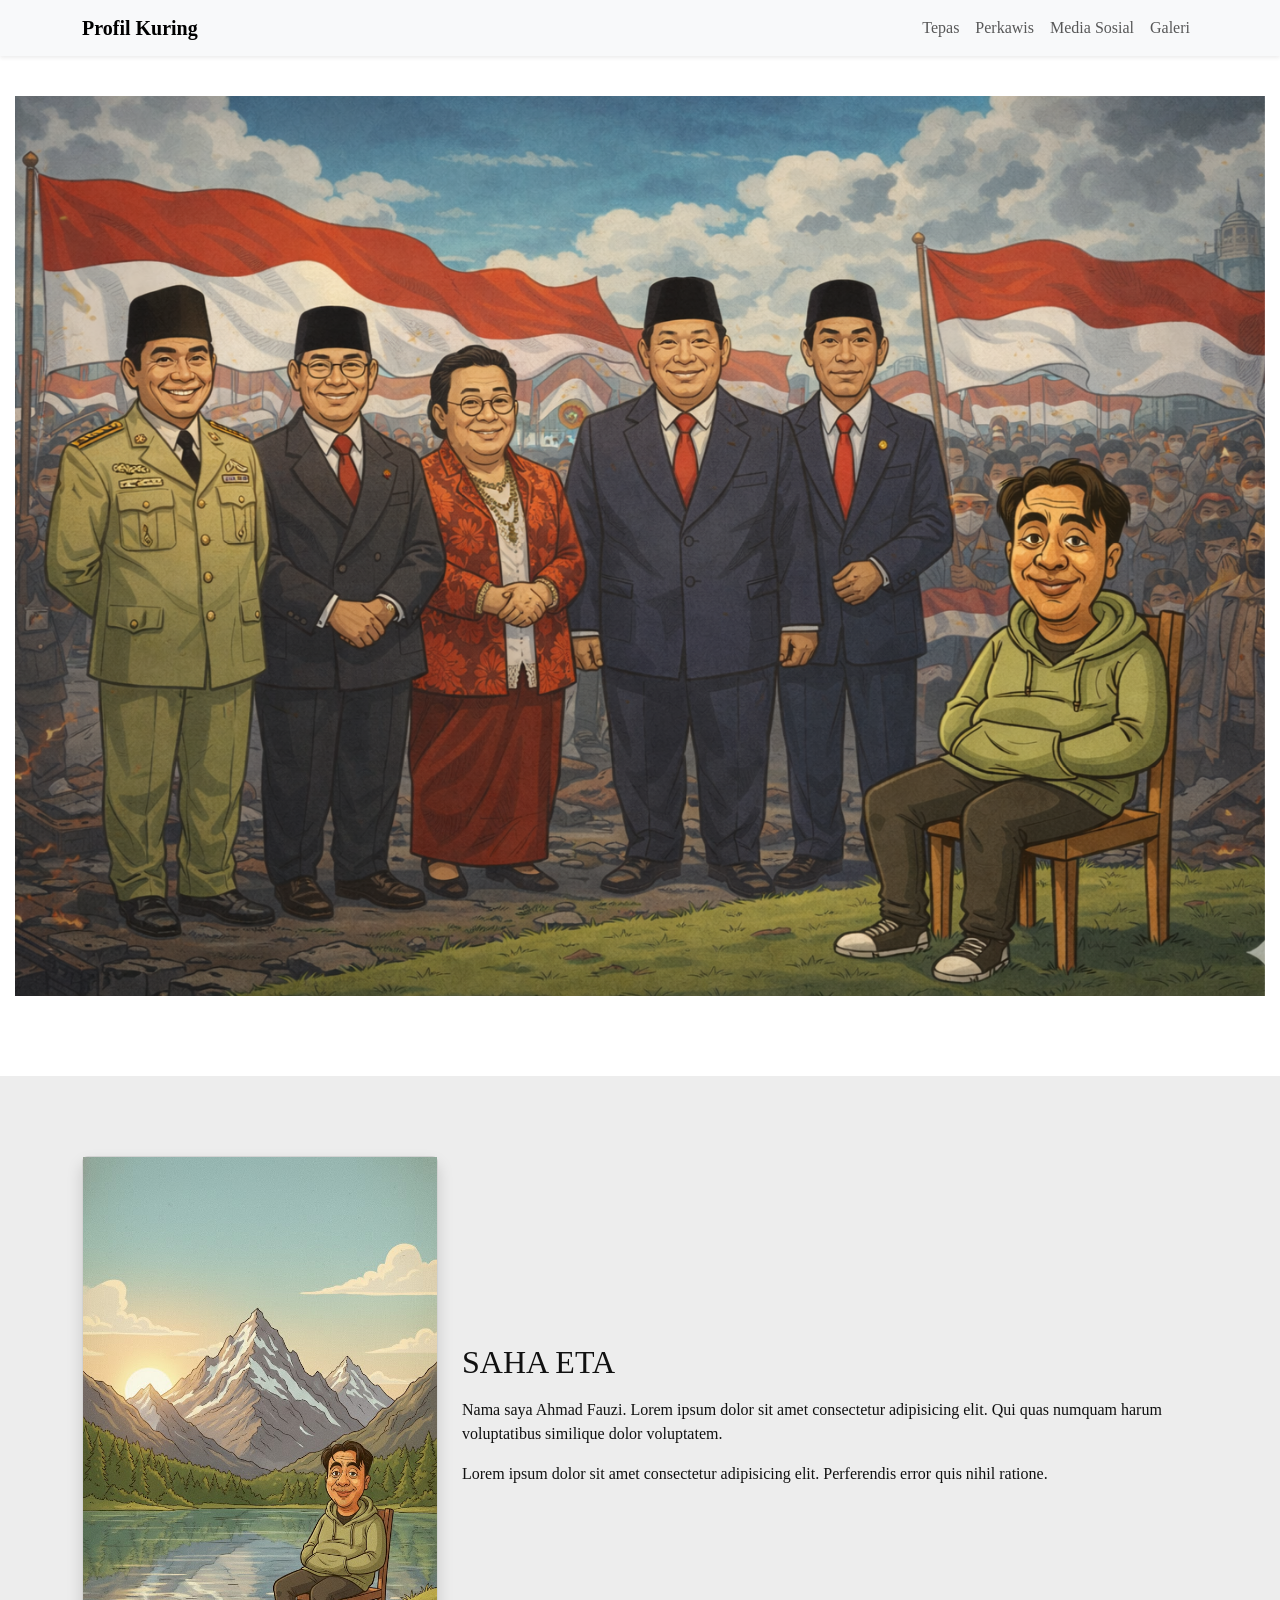
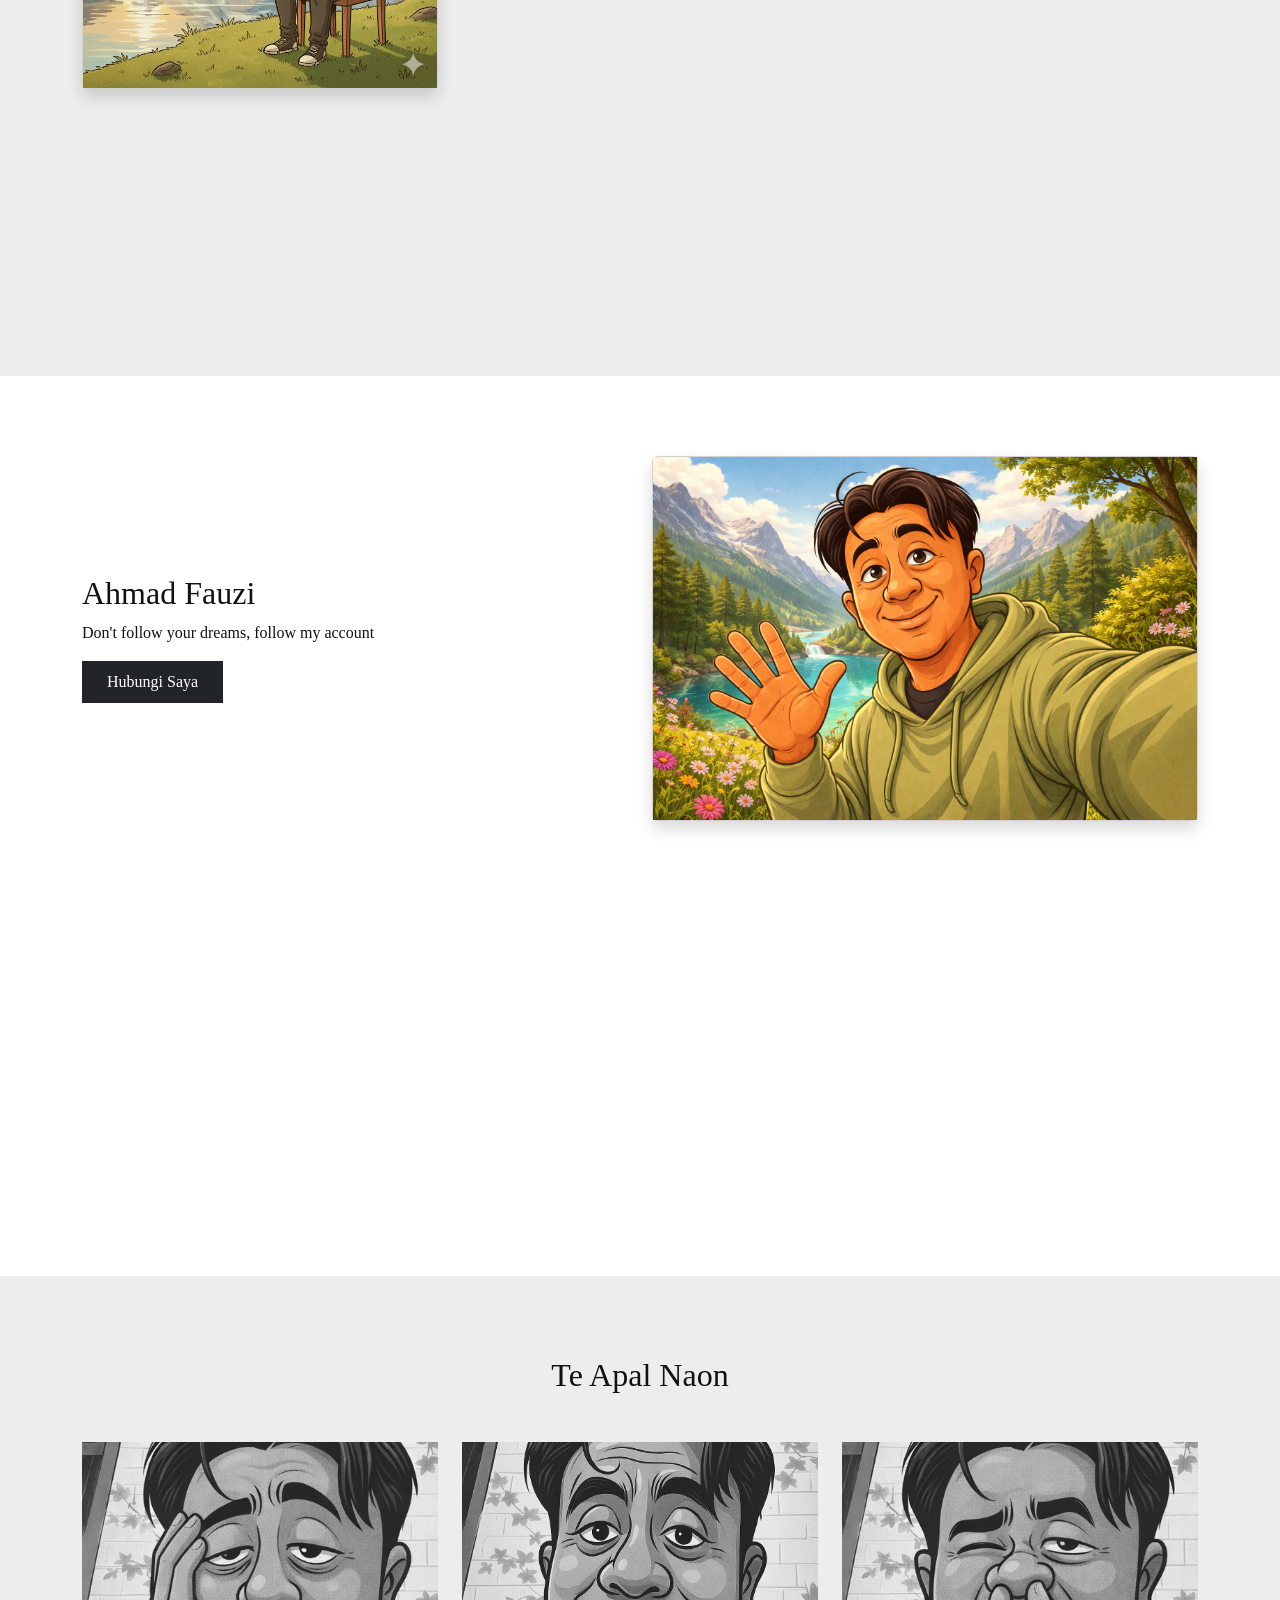
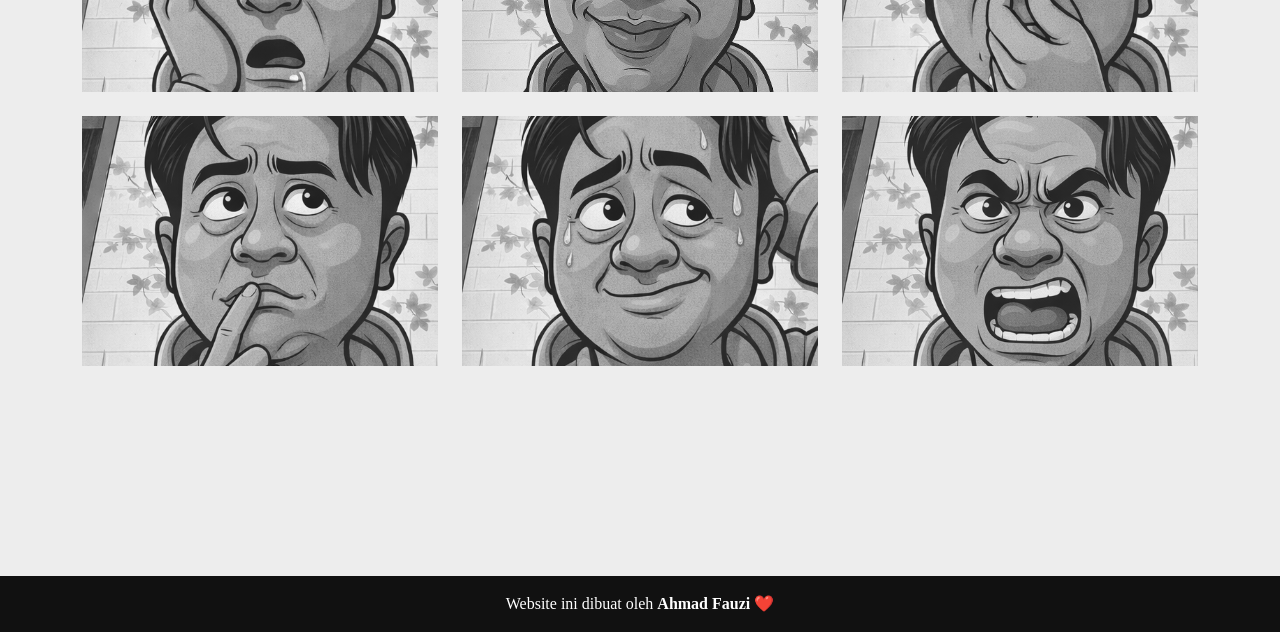
<file: index.html>
<!DOCTYPE html>
<html lang="id">
<head>
  <meta charset="UTF-8">
  <meta name="viewport" content="width=device-width, initial-scale=1.0">
  <title>Ahmad Fauzi</title>

  <link href="https://cdn.jsdelivr.net/npm/bootstrap@5.3.3/dist/css/bootstrap.min.css" rel="stylesheet">

  <style>
    * {
      margin: 0;
      padding: 0;
      box-sizing: border-box;
      font-family: Georgia, serif;
    }

    html {
      scroll-behavior: smooth;
    }

    body {
      background: #fff;
      color: #111;
    }

    section {
      padding: 80px 15px;
    }

    /* ================= CAROUSEL ================= */
    .carousel-item img {
      width: 100%;
      height: 100vh;
      object-fit: cover;
    }

    @media (max-width: 768px) {
      .carousel-item img {
        height: 60vh;
      }
      .panel {
        min-width: none;
      }
    }
    

    /* ================= PANEL ANIMATION ================= */
    .panel {
      min-height: 100vh;
      opacity: 0;
      transform: translateY(80px);
      transition: all 1s ease;
    }

    .panel.show {
      opacity: 1;
      transform: translateY(0);
    }

    #about, #photo {
      background: #ededed;
    }

    /* ================= CARD IMAGE ================= */
    .card img {
      width: 100%;
      height: auto;
      object-fit: cover;
    }

    /* ================= FOTO GRID ================= */
    .foto {
      width: 100%;
      height: 250px;
      object-fit: cover;
      transition: 0.4s ease;
      filter: grayscale(100%);
    }

    .foto:hover {
      transform: scale(1.05);
      filter: grayscale(0%);
    }

    /* ================= MODAL ================= */
    .modal-custom {
      display: none;
      position: fixed;
      z-index: 999;
      padding: 40px 20px;
      left: 0;
      top: 0;
      width: 100%;
      height: 100%;
      background: rgba(0,0,0,0.9);
      text-align: center;
    }

    .modal-custom img {
      max-width: 90%;
      max-height: 70vh;
      object-fit: contain;
      margin-bottom: 20px;
    }

    .modal-custom p {
      color: #fff;
      max-width: 700px;
      margin: auto;
    }

    .close {
      position: absolute;
      top: 20px;
      right: 30px;
      font-size: 40px;
      color: white;
      cursor: pointer;
    }

    footer {
      background: #111;
      color: #fff;
    }
  </style>
</head>

<body>

<!-- ================= NAVBAR ================= -->
<header>
  <nav class="navbar navbar-expand-lg navbar-light bg-light fixed-top shadow-sm">
    <div class="container">
      <a class="navbar-brand fw-bold" href="#">Profil Kuring</a>
      <button class="navbar-toggler" type="button" data-bs-toggle="collapse" data-bs-target="#menu">
        <span class="navbar-toggler-icon"></span>
      </button>

      <div class="collapse navbar-collapse" id="menu">
        <ul class="navbar-nav ms-auto">
          <li class="nav-item">
            <a class="nav-link" href="#home">Tepas</a>
          </li>
          <li class="nav-item">
            <a class="nav-link" href="#about">Perkawis</a>
          </li>
          <li class="nav-item">
            <a class="nav-link" href="#contact">Media Sosial</a>
          </li>
          <li class="nav-item">
            <a class="nav-link" href="#photo">Galeri</a>
          </li>
        </ul>
      </div>
    </div>
  </nav>
</header>

<!-- ================= HOME ================= -->
<section id="home" class="panel pt-5 mt-5">
  <div id="slider" class="carousel slide" data-bs-ride="carousel" data-bs-interval="2500">

    <div class="carousel-inner">
      <div class="carousel-item active">
        <img src="land4.png" class="d-block w-100">
      </div>
      <div class="carousel-item">
        <img src="land2.png" class="d-block w-100">
      </div>
      <div class="carousel-item">
        <img src="land3.png" class="d-block w-100">
      </div>
    </div>

  </div>
</section>

<!-- ================= ABOUT ================= -->
<section id="about" class="panel">
  <div class="container">
    <div class="row align-items-center g-4">
      <div class="col-12 col-md-4 text-center">
        <div class="card shadow">
          <img src="foto.jpg">
        </div>
      </div>

      <div class="col-12 col-md-8">
        <h2 class="mb-3">SAHA ETA</h2>
        <p>
          Nama saya Ahmad Fauzi. Lorem ipsum dolor sit amet consectetur adipisicing elit.
          Qui quas numquam harum voluptatibus similique dolor voluptatem.
        </p>
        <p>
          Lorem ipsum dolor sit amet consectetur adipisicing elit.
          Perferendis error quis nihil ratione.
        </p>
      </div>
    </div>
  </div>
</section>

<!-- ================= CONTACT ================= -->
<section id="contact" class="panel">
  <div class="container">
    <div class="row align-items-center g-4">
      <div class="col-12 col-md-6">
        <h2>Ahmad Fauzi</h2>
        <p>Don't follow your dreams, follow my account</p>
        <a href="sosmed.html" class="btn btn-dark px-4 py-2 rounded-0">
          Hubungi Saya
        </a>
      </div>

      <div class="col-12 col-md-6 text-center">
        <div class="card shadow">
          <img src="land.png">
        </div>
      </div>
    </div>
  </div>
</section>

<!-- ================= PHOTO ================= -->
<section id="photo" class="panel">
  <div class="container">
    <h2 class="text-center mb-5">Te Apal Naon</h2>

    <div class="row">
      <div class="col-12 col-sm-6 col-md-4 mb-4" onclick="openModal(0)">
        <img src="foto1.png" class="foto">
      </div>
      <div class="col-12 col-sm-6 col-md-4 mb-4" onclick="openModal(1)">
        <img src="foto.png" class="foto">
      </div>
      <div class="col-12 col-sm-6 col-md-4 mb-4" onclick="openModal(2)">
        <img src="foto2.png" class="foto">
      </div>
      <div class="col-12 col-sm-6 col-md-4 mb-4" onclick="openModal(3)">
        <img src="foto3.png" class="foto">
      </div>
      <div class="col-12 col-sm-6 col-md-4 mb-4" onclick="openModal(4)">
        <img src="foto4.png" class="foto">
      </div>
      <div class="col-12 col-sm-6 col-md-4 mb-4" onclick="openModal(5)">
        <img src="foto5.png" class="foto">
      </div>
    </div>
  </div>
</section>

<!-- ================= FOOTER ================= -->
<footer class="text-center p-3">
  Website ini dibuat oleh <strong>Ahmad Fauzi</strong> ❤️
</footer>

<!-- ================= MODAL ================= -->
<div id="modal" class="modal-custom">
  <span class="close" onclick="closeModal()">&times;</span>
  <img id="modalImg">
  <p id="modalText"></p>
</div>

<!-- ================= SCRIPT ================= -->
<script>
const stories = [
  { img: "foto6.png", text: "Saya bekerja 24 jam sehari, tapi di mimpi." },
  { img: "foto7.png", text: "Dulu saya ingin jadi seniman." },
  { img: "foto8.png", text: "Hal paling membahagiakan adalah makan bakso." },
  { img: "foto1.png", text: "Setiap orang punya cerita." },
  { img: "foto2.png", text: "Perjalanan hidup penuh liku." },
  { img: "foto3.png", text: "Kegagalan adalah bagian dari sukses." }
];

function openModal(index) {
  document.getElementById("modal").style.display = "block";
  document.getElementById("modalImg").src = stories[index].img;
  document.getElementById("modalText").innerText = stories[index].text;
}

function closeModal() {
  document.getElementById("modal").style.display = "none";
}

const panels = document.querySelectorAll(".panel");

const observer = new IntersectionObserver(entries => {
  entries.forEach(entry => {
    if (entry.isIntersecting) {
      entry.target.classList.add("show");
    }
  });
}, { threshold: 0.3 });

panels.forEach(panel => observer.observe(panel));
</script>

<script src="https://cdn.jsdelivr.net/npm/bootstrap@5.3.3/dist/js/bootstrap.bundle.min.js"></script>

</body>
</html>
</file>
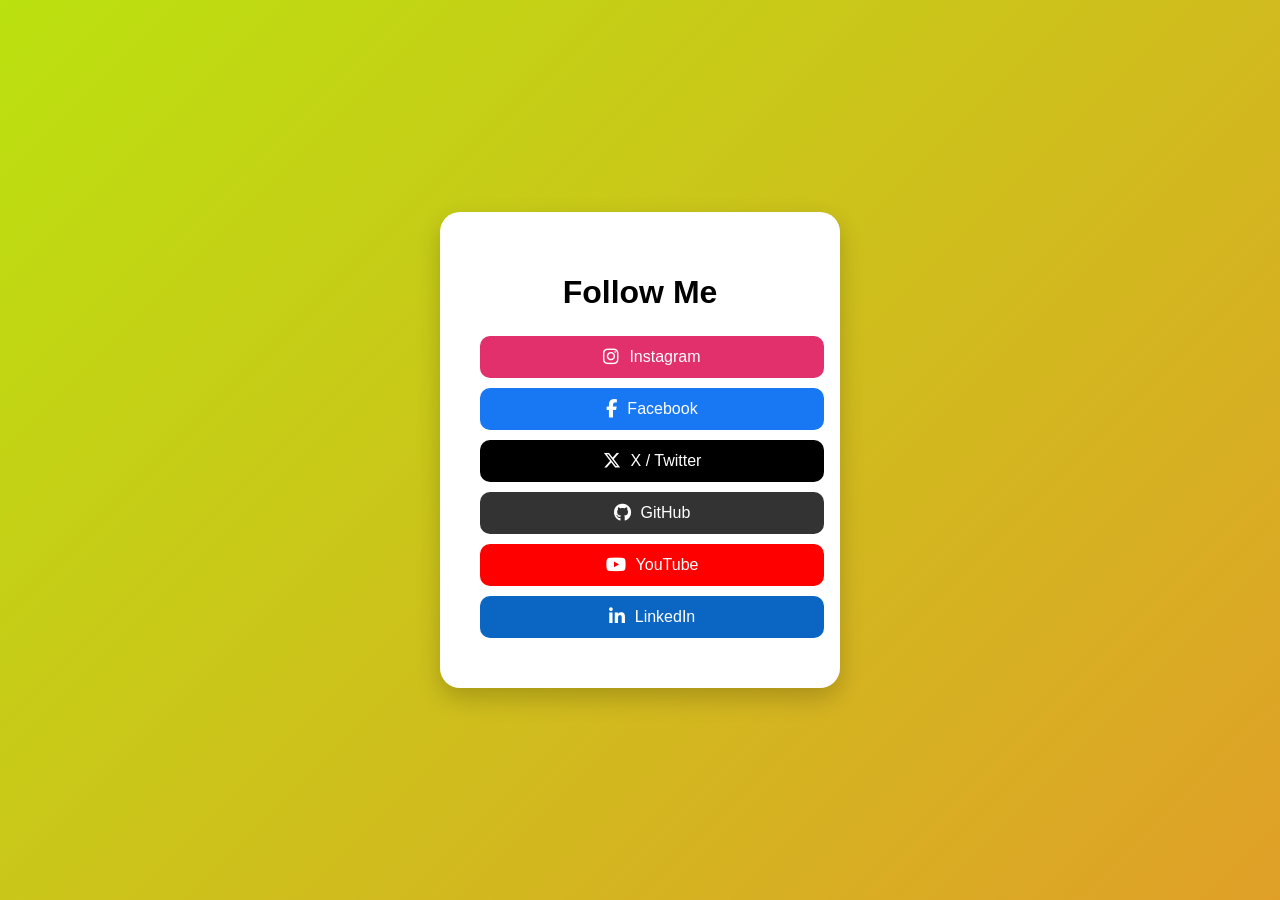
<file: sosmed.html>
<!DOCTYPE html>
<html lang="id">
<head>
  <meta charset="UTF-8">
  <title>Sosial Media Saya</title>

  <!-- Font Awesome Icon -->
  <link rel="stylesheet"
        href="https://cdnjs.cloudflare.com/ajax/libs/font-awesome/6.5.0/css/all.min.css">

  <style>
    body {
      font-family: Arial, sans-serif;
      background: linear-gradient(135deg, #bbe10f, #e0a028);
      height: 100vh;
      display: flex;
      justify-content: center;
      align-items: center;
      margin: 0;
    }

    .container {
      background: white;
      padding: 40px;
      border-radius: 20px;
      box-shadow: 0 10px 25px rgba(0,0,0,0.2);
      text-align: center;
      width: 320px;
    }

    h1 {
      margin-bottom: 25px;
    }

    .btn {
      display: flex;
      align-items: center;
      justify-content: center;
      gap: 10px;
      width: 100%;
      padding: 12px;
      margin: 10px 0;
      border-radius: 10px;
      font-size: 16px;
      cursor: pointer;
      color: white;
      text-decoration: none;
      transition: 0.3s;
    }

    .btn i {
      font-size: 18px;
    }

    .instagram { background: #E1306C; }
    .facebook  { background: #1877F2; }
    .twitter   { background: #000000; }
    .github    { background: #333333; }
    .youtube   { background: #FF0000; }
    .linkedin  { background: #0A66C2; }

    .btn:hover {
      transform: scale(1.05);
      opacity: 0.9;
    }
  </style>
</head>
<body>

  <div class="container">
    <h1>Follow Me</h1>

    <a href="https://instagram.com/faoozeee" target="_blank" class="btn instagram">
      <i class="fa-brands fa-instagram"></i>
      Instagram
    </a>

    <a href="https://facebook.com/faoozeee" target="_blank" class="btn facebook">
      <i class="fa-brands fa-facebook-f"></i>
      Facebook
    </a>

    <a href="https://x.com/faoozeee" target="_blank" class="btn twitter">
      <i class="fa-brands fa-x-twitter"></i>
      X / Twitter
    </a>

    <a href="https://github.com/BukanAhmadFauzi" target="_blank" class="btn github">
      <i class="fa-brands fa-github"></i>
      GitHub
    </a>

    <a href="https://youtube.com/@BukanAhmadFauzi" target="_blank" class="btn youtube">
      <i class="fa-brands fa-youtube"></i>
      YouTube
    </a>

    <a href="https://www.linkedin.com/in/ahmad-fauzi-087089304?utm_source=share_via&utm_content=profile&utm_medium=member_android" target="_blank" class="btn linkedin">
      <i class="fa-brands fa-linkedin-in"></i>
      LinkedIn
    </a>

  </div>
  

</body>
</html>
</file>
